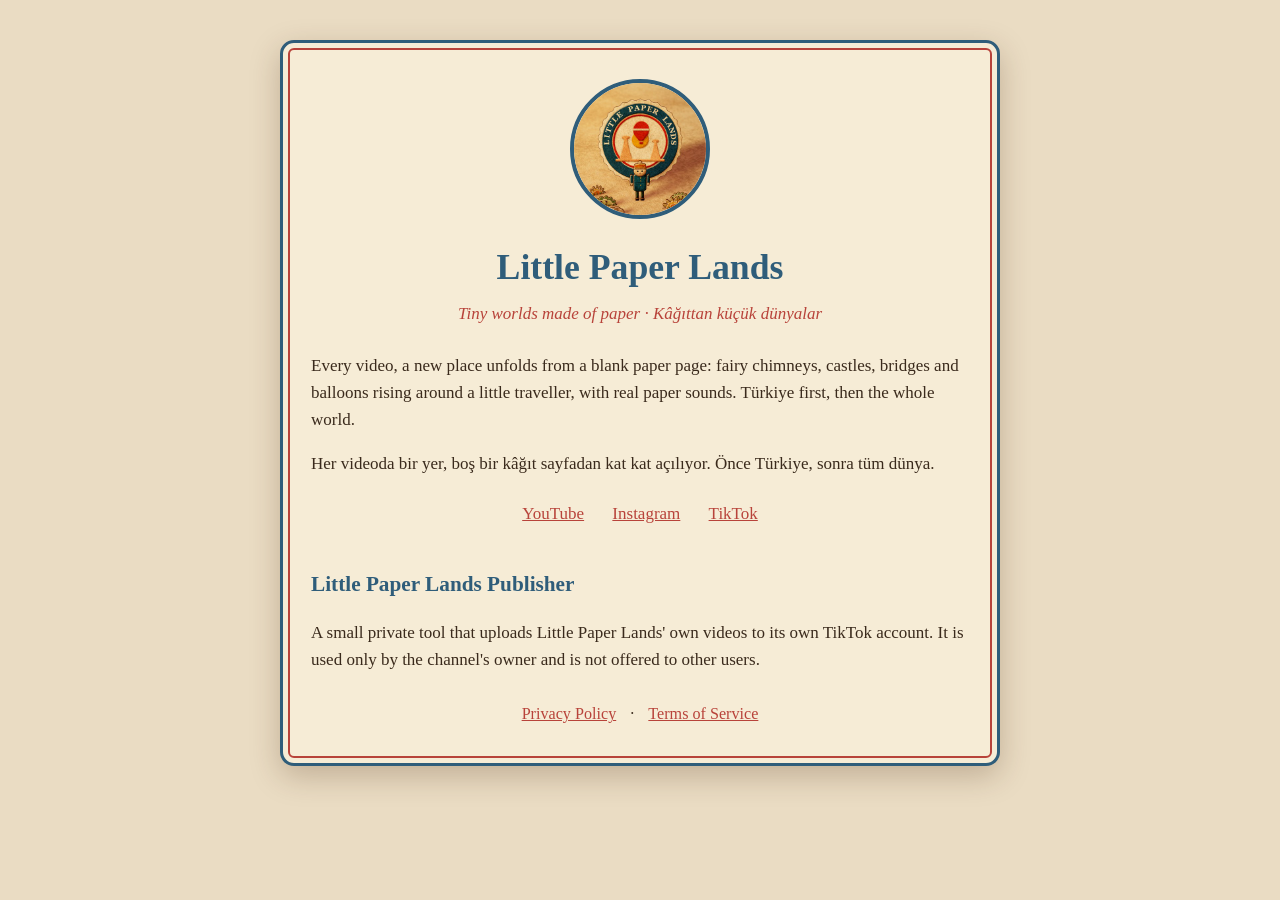
<file: index.html>
<!doctype html>
<html lang="en">
<head>
<meta charset="utf-8">
<meta name="viewport" content="width=device-width, initial-scale=1">
<title>Little Paper Lands</title>
<meta name="description" content="Tiny worlds made of paper. Every video, a new place unfolds with real paper sounds.">
<link rel="stylesheet" href="style.css">
</head>
<body>
<main>
  <header>
    <img src="logo.jpg" alt="Little Paper Lands stamp">
    <h1>Little Paper Lands</h1>
    <p class="tag">Tiny worlds made of paper · Kâğıttan küçük dünyalar</p>
  </header>
  <p>Every video, a new place unfolds from a blank paper page: fairy chimneys, castles, bridges and balloons rising
  around a little traveller, with real paper sounds. Türkiye first, then the whole world.</p>
  <p>Her videoda bir yer, boş bir kâğıt sayfadan kat kat açılıyor. Önce Türkiye, sonra tüm dünya.</p>
  <ul class="links">
    <li><a href="https://www.youtube.com/@littlepaperlands">YouTube</a></li>
    <li><a href="https://www.instagram.com/littlepaperlands/">Instagram</a></li>
    <li><a href="https://www.tiktok.com/@littlepaperlands">TikTok</a></li>
  </ul>
  <h2>Little Paper Lands Publisher</h2>
  <p>A small private tool that uploads Little Paper Lands' own videos to its own TikTok account. It is used only by the
  channel's owner and is not offered to other users.</p>
  <nav><a href="privacy.html">Privacy Policy</a> · <a href="terms.html">Terms of Service</a></nav>
</main>
</body>
</html>
</file>
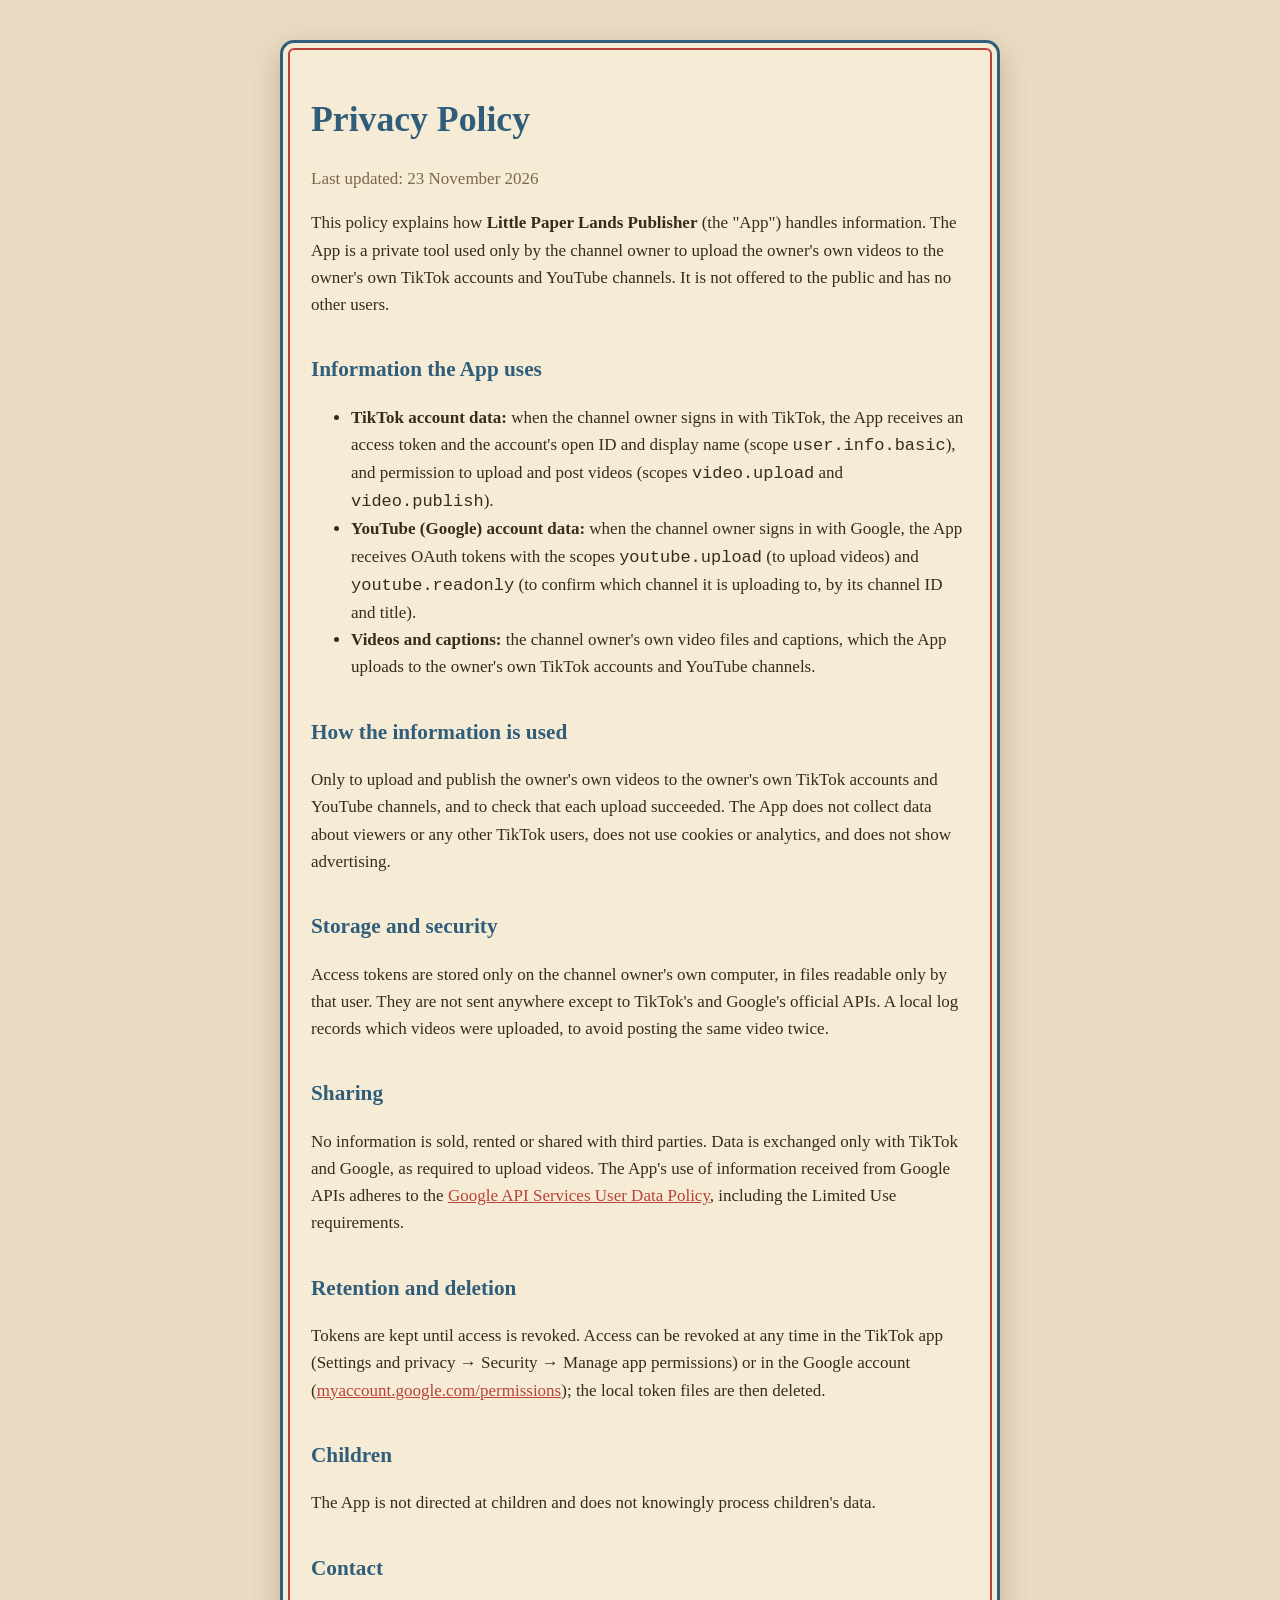
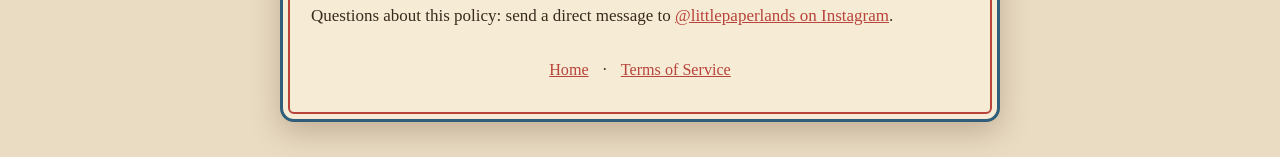
<file: privacy.html>
<!doctype html>
<html lang="en">
<head>
<meta charset="utf-8">
<meta name="viewport" content="width=device-width, initial-scale=1">
<title>Privacy Policy · Little Paper Lands</title>
<link rel="stylesheet" href="style.css">
</head>
<body>
<main>
  <h1>Privacy Policy</h1>
  <p class="muted">Last updated: 23 November 2026</p>

  <p>This policy explains how <strong>Little Paper Lands Publisher</strong> (the "App") handles information. The App is
  a private tool used only by the channel owner to upload the owner's own videos to the owner's own TikTok accounts and
  YouTube channels. It is not offered to the public and has no other users.</p>

  <h2>Information the App uses</h2>
  <ul>
    <li><strong>TikTok account data:</strong> when the channel owner signs in with TikTok, the App receives an access
    token and the account's open ID and display name (scope <code>user.info.basic</code>), and permission to
    upload and post videos (scopes <code>video.upload</code> and <code>video.publish</code>).</li>
    <li><strong>YouTube (Google) account data:</strong> when the channel owner signs in with Google, the App receives
    OAuth tokens with the scopes <code>youtube.upload</code> (to upload videos) and <code>youtube.readonly</code> (to
    confirm which channel it is uploading to, by its channel ID and title).</li>
    <li><strong>Videos and captions:</strong> the channel owner's own video files and captions, which the App uploads to
    the owner's own TikTok accounts and YouTube channels.</li>
  </ul>

  <h2>How the information is used</h2>
  <p>Only to upload and publish the owner's own videos to the owner's own TikTok accounts and YouTube channels, and to
  check that each upload succeeded. The App does not collect data about viewers or any other TikTok users, does not use cookies or
  analytics, and does not show advertising.</p>

  <h2>Storage and security</h2>
  <p>Access tokens are stored only on the channel owner's own computer, in files readable only by that user. They are
  not sent anywhere except to TikTok's and Google's official APIs. A local log records which videos were uploaded, to avoid posting
  the same video twice.</p>

  <h2>Sharing</h2>
  <p>No information is sold, rented or shared with third parties. Data is exchanged only with TikTok and Google, as
  required to upload videos. The App's use of information received from Google APIs adheres to the
  <a href="https://developers.google.com/terms/api-services-user-data-policy">Google API Services User Data Policy</a>,
  including the Limited Use requirements.</p>

  <h2>Retention and deletion</h2>
  <p>Tokens are kept until access is revoked. Access can be revoked at any time in the TikTok app
  (Settings and privacy → Security → Manage app permissions) or in the Google account
  (<a href="https://myaccount.google.com/permissions">myaccount.google.com/permissions</a>); the local token files are
  then deleted.</p>

  <h2>Children</h2>
  <p>The App is not directed at children and does not knowingly process children's data.</p>

  <h2>Contact</h2>
  <p>Questions about this policy: send a direct message to
  <a href="https://www.instagram.com/littlepaperlands/">@littlepaperlands on Instagram</a>.</p>

  <nav><a href="index.html">Home</a> · <a href="terms.html">Terms of Service</a></nav>
</main>
</body>
</html>
</file>
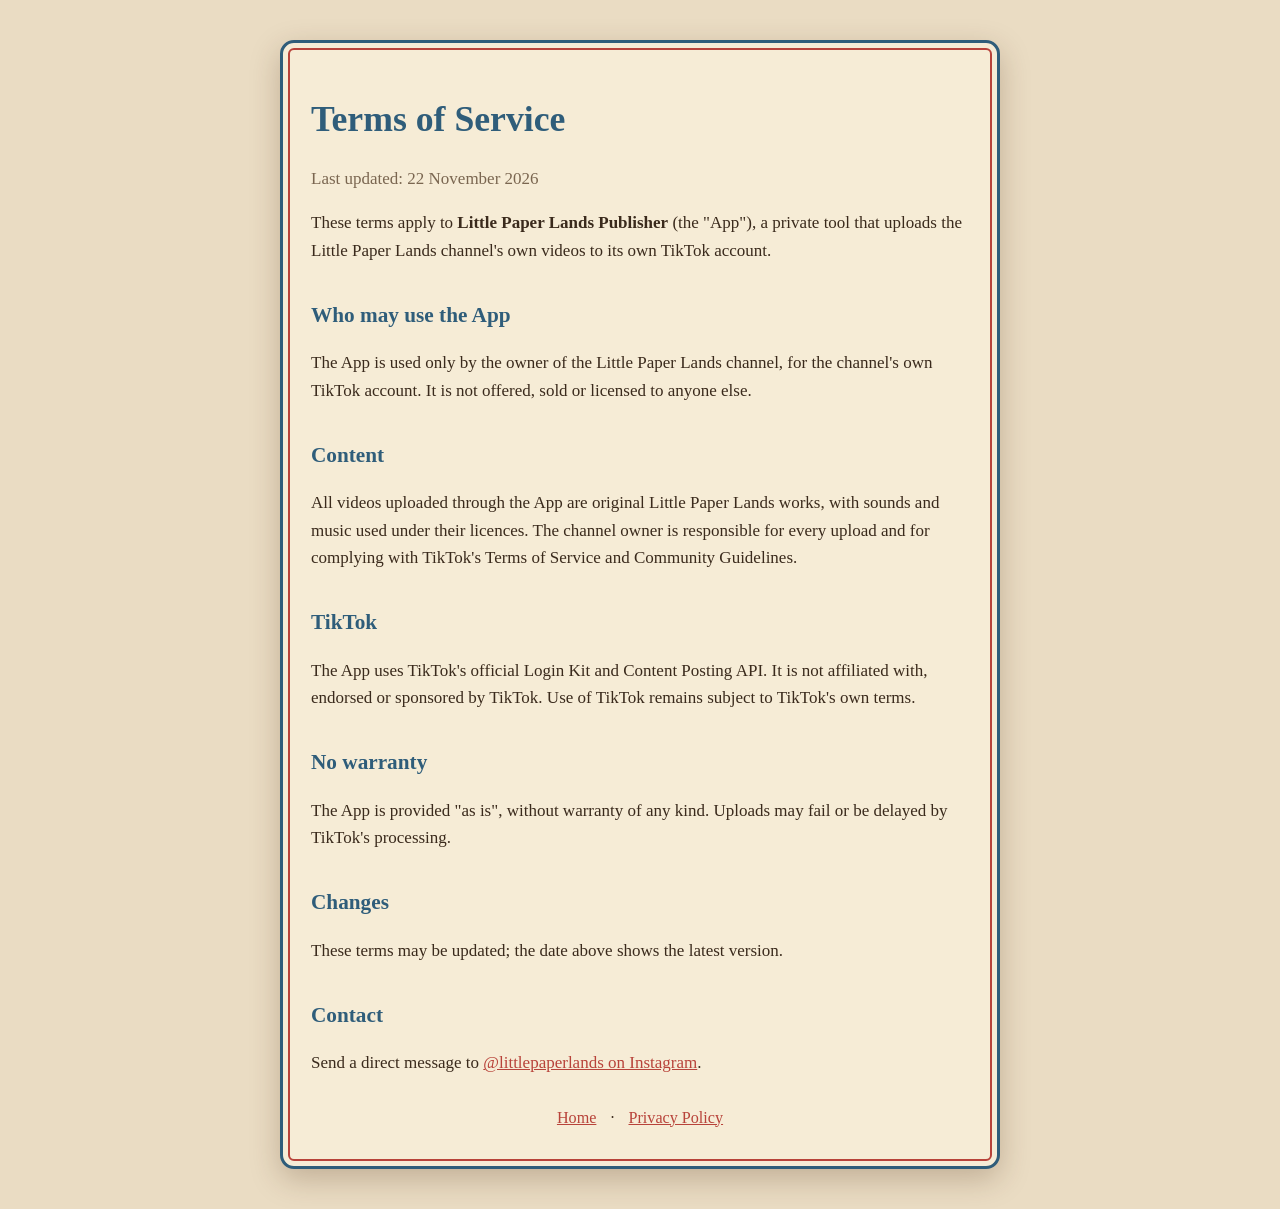
<file: terms.html>
<!doctype html>
<html lang="en">
<head>
<meta charset="utf-8">
<meta name="viewport" content="width=device-width, initial-scale=1">
<title>Terms of Service · Little Paper Lands</title>
<link rel="stylesheet" href="style.css">
</head>
<body>
<main>
  <h1>Terms of Service</h1>
  <p class="muted">Last updated: 22 November 2026</p>

  <p>These terms apply to <strong>Little Paper Lands Publisher</strong> (the "App"), a private tool that uploads the
  Little Paper Lands channel's own videos to its own TikTok account.</p>

  <h2>Who may use the App</h2>
  <p>The App is used only by the owner of the Little Paper Lands channel, for the channel's own TikTok account. It is
  not offered, sold or licensed to anyone else.</p>

  <h2>Content</h2>
  <p>All videos uploaded through the App are original Little Paper Lands works, with sounds and music used under their
  licences. The channel owner is responsible for every upload and for complying with TikTok's Terms of Service and
  Community Guidelines.</p>

  <h2>TikTok</h2>
  <p>The App uses TikTok's official Login Kit and Content Posting API. It is not affiliated with, endorsed or sponsored
  by TikTok. Use of TikTok remains subject to TikTok's own terms.</p>

  <h2>No warranty</h2>
  <p>The App is provided "as is", without warranty of any kind. Uploads may fail or be delayed by TikTok's processing.</p>

  <h2>Changes</h2>
  <p>These terms may be updated; the date above shows the latest version.</p>

  <h2>Contact</h2>
  <p>Send a direct message to <a href="https://www.instagram.com/littlepaperlands/">@littlepaperlands on Instagram</a>.</p>

  <nav><a href="index.html">Home</a> · <a href="privacy.html">Privacy Policy</a></nav>
</main>
</body>
</html>
</file>
<file: style.css>
:root { --paper: #f6ecd6; --ink: #2f5d7a; --red: #b8433a; --text: #3a2a1c; --muted: #7a6650; --bg: #eadcc3; }
* { box-sizing: border-box; }
body { margin: 0; background: var(--bg); color: var(--text); font: 17px/1.6 Georgia, 'Times New Roman', serif; }
main { max-width: 720px; margin: 40px auto; padding: 36px 28px; background: var(--paper); border: 3px solid var(--ink);
       outline: 2px solid var(--red); outline-offset: -10px; border-radius: 14px; box-shadow: 0 10px 30px rgba(70, 38, 16, .25); }
header { text-align: center; margin-bottom: 24px; }
header img { width: 140px; height: 140px; border-radius: 50%; border: 4px solid var(--ink); }
h1 { color: var(--ink); margin: 12px 0 4px; font-size: 2.1em; }
h2 { color: var(--ink); margin-top: 1.6em; font-size: 1.25em; }
.tag { color: var(--red); font-style: italic; margin: 0; }
a { color: var(--red); }
nav { text-align: center; margin-top: 28px; font-size: .95em; }
nav a { margin: 0 10px; }
.links { list-style: none; padding: 0; text-align: center; }
.links li { display: inline-block; margin: 6px 12px; }
small, .muted { color: var(--muted); }
@media (max-width: 600px) { main { margin: 16px; padding: 26px 18px; } }
</file>
